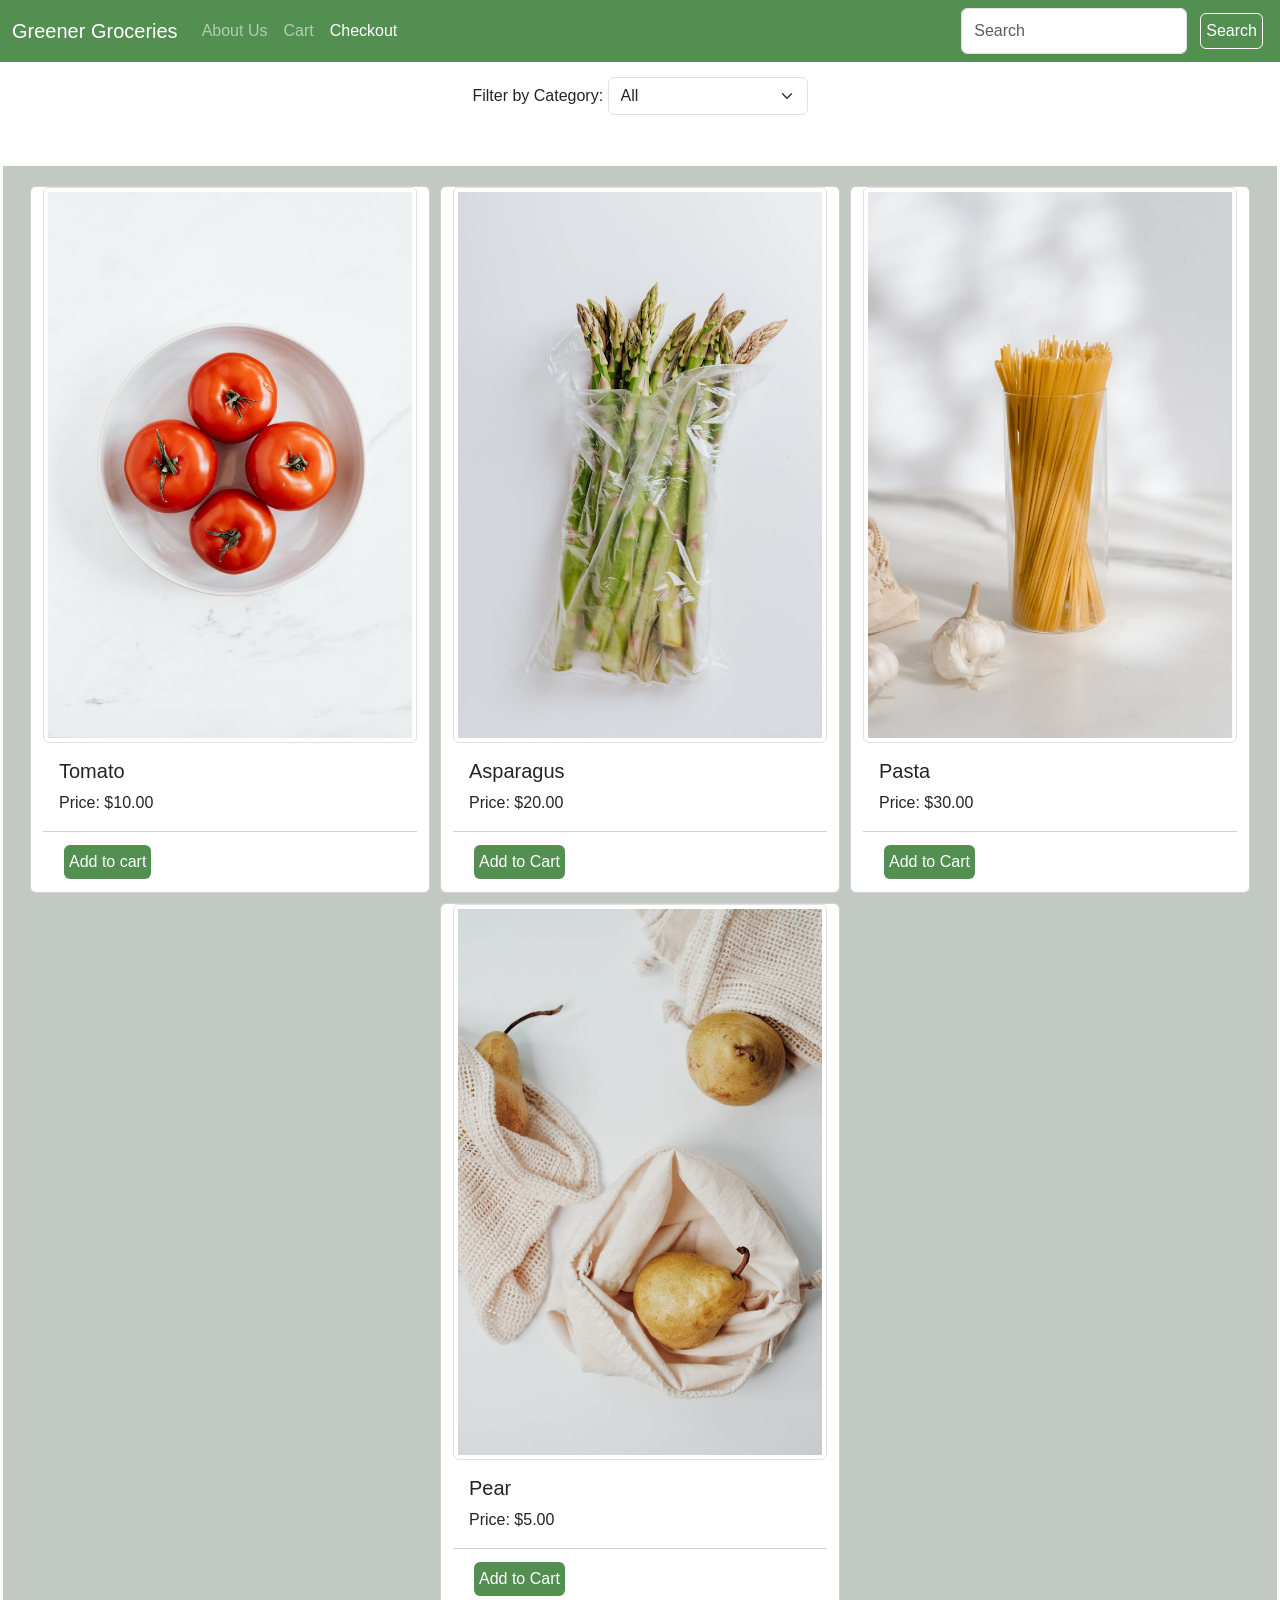
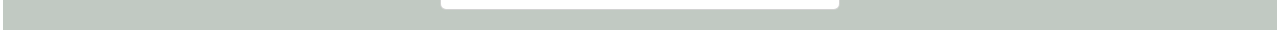
<file: index.html>
<!DOCTYPE html>
<html lang="en">

<head>
    <meta charset="UTF-8">
    <meta name="viewport" content="width=device-width, initial-scale=1.0">
    <link href="https://cdn.jsdelivr.net/npm/bootstrap@5.0.2/dist/css/bootstrap.min.css" rel="stylesheet"
        integrity="sha384-EVSTQN3/azprG1Anm3QDgpJLIm9Nao0Yz1ztcQTwFspd3yD65VohhpuuCOmLASjC" crossorigin="anonymous">
    <link rel="stylesheet" href="css/styles.css">
    <title>Greener Groceries</title>
</head>

<body>
    <header>
        <nav class="navbar navbar-expand-xl navbar-dark brand_color_set sticky-top">
            <div class="container-fluid">
                <a class="navbar-brand" href="index.html">Greener Groceries</a>
                <button class="navbar-toggler" type="button" data-bs-toggle="collapse" data-bs-target="#navbarDark"
                    aria-controls="navbarDark" aria-expanded="false" aria-label="Toggle navigation">
                    <span class="navbar-toggler-icon"></span>
                </button>
                <div class="collapse navbar-collapse show" id="navbarDark">
                    <ul class="navbar-nav me-auto mb-2 mb-xl-0">
                        <li class="nav-item">
                            <a class="nav-link" href="#">About Us</a>
                        </li>
                        <li class="nav-item">
                            <a class="nav-link" href="summary.html">Cart</a>
                        </li>
                        <li class="nav-item">
                            <a class="nav-link active" href="checkout.html">Checkout</a>
                        </li>
                    </ul>
                    <!-- <form class="d-flex">
                        <input class="form-control me-2" type="search" placeholder="Search" aria-label="Search">
                        <button class="btn btn-outline-light buttonstyle" type="submit"
                            style="border: 1px solid white; padding: 5px;">Search</button>
                    </form> -->
                    <form class="d-flex">
                        <!-- Search box for product name or keyword -->
                        <input class="form-control me-2" type="search" placeholder="Search" aria-label="Search">
                        <button class="btn btn-outline-light buttonstyle" type="submit"
                            style="border: 1px solid white; padding: 5px;">Search</button>
                    </form>

                </div>
            </div>
        </nav>
    </header>

    <!-- Landing Page -->

    <div class="container-fluid" style="padding:15px;">
        <!-- Category Filter Dropdown -->
        <div class="text-center" style="margin-bottom: 20px;">
            <label for="categoryFilter" class="form-label">Filter by Category:</label>
            <select id="categoryFilter" class="form-select" style="display:inline-block; max-width: 200px;">
                <option value="all">All</option>
                <option value="vegetables">Vegetables</option>
                <option value="noodles">Noodles</option>
                <option value="fruits">Fruits</option>
            </select>
        </div>



        <div class="row justify-content-center cardholder" style="margin-top:50px;padding:15px;">

            <div class="card item_card" data-category="vegetables">
                <img src="img/item1.jpg" class="card-img-top img-thumbnail" alt="card-group-image">
                <div class="card-body">
                    <h5 class="card-title">Tomato</h5>
                    <p class="card-text">Price: $10.00</p>
                </div>
                <div class="card-footer bg-transparent">
                    <a href="brisbane_tours.html"><button type="button"
                            class="btn btn-outline-success buttonstyle stretched-link">Add to cart</button></a>
                </div>
            </div>

            <div class="card item_card" data-category="vegetables">
                <img src="img/item2.jpg" class="card-img-top img-thumbnail" alt="card-group-image">
                <div class="card-body">
                    <h5 class="card-title">Asparagus</h5>
                    <p class="card-text">Price: $20.00</p>
                </div>
                <div class="card-footer bg-transparent">
                    <button type="button" class="btn btn-outline-success buttonstyle">Add to Cart</button>
                </div>
            </div>

            <div class="card item_card" data-category="noodles">
                <img src="img/item3.jpg" class="card-img-top img-thumbnail" alt="card-group-image">
                <div class="card-body">
                    <h5 class="card-title">Pasta</h5>
                    <p class="card-text">Price: $30.00</p>
                </div>
                <div class="card-footer bg-transparent">
                    <button type="button" class="btn btn-outline-success buttonstyle">Add to Cart</button>
                </div>
            </div>

            <div class="card item_card" data-category="fruits">
                <img src="img/item4.jpg" class="card-img-top img-thumbnail" alt="card-group-image">
                <div class="card-body">
                    <h5 class="card-title">Pear</h5>
                    <p class="card-text">Price: $5.00</p>
                </div>
                <div class="card-footer bg-transparent">
                    <button type="button" class="btn btn-outline-success buttonstyle">Add to Cart</button>
                </div>
            </div>
        </div>
    </div>

    <!-- Option 1: Bootstrap Bundle with Popper -->
    <script src="https://cdn.jsdelivr.net/npm/bootstrap@5.0.2/dist/js/bootstrap.bundle.min.js"
        integrity="sha384-MrcW6ZMFYlzcLA8Nl+NtUVF0sA7MsXsP1UyJoMp4YLEuNSfAP+JcXn/tWtIaxVXM"
        crossorigin="anonymous"></script>

</body>

</html>
</file>
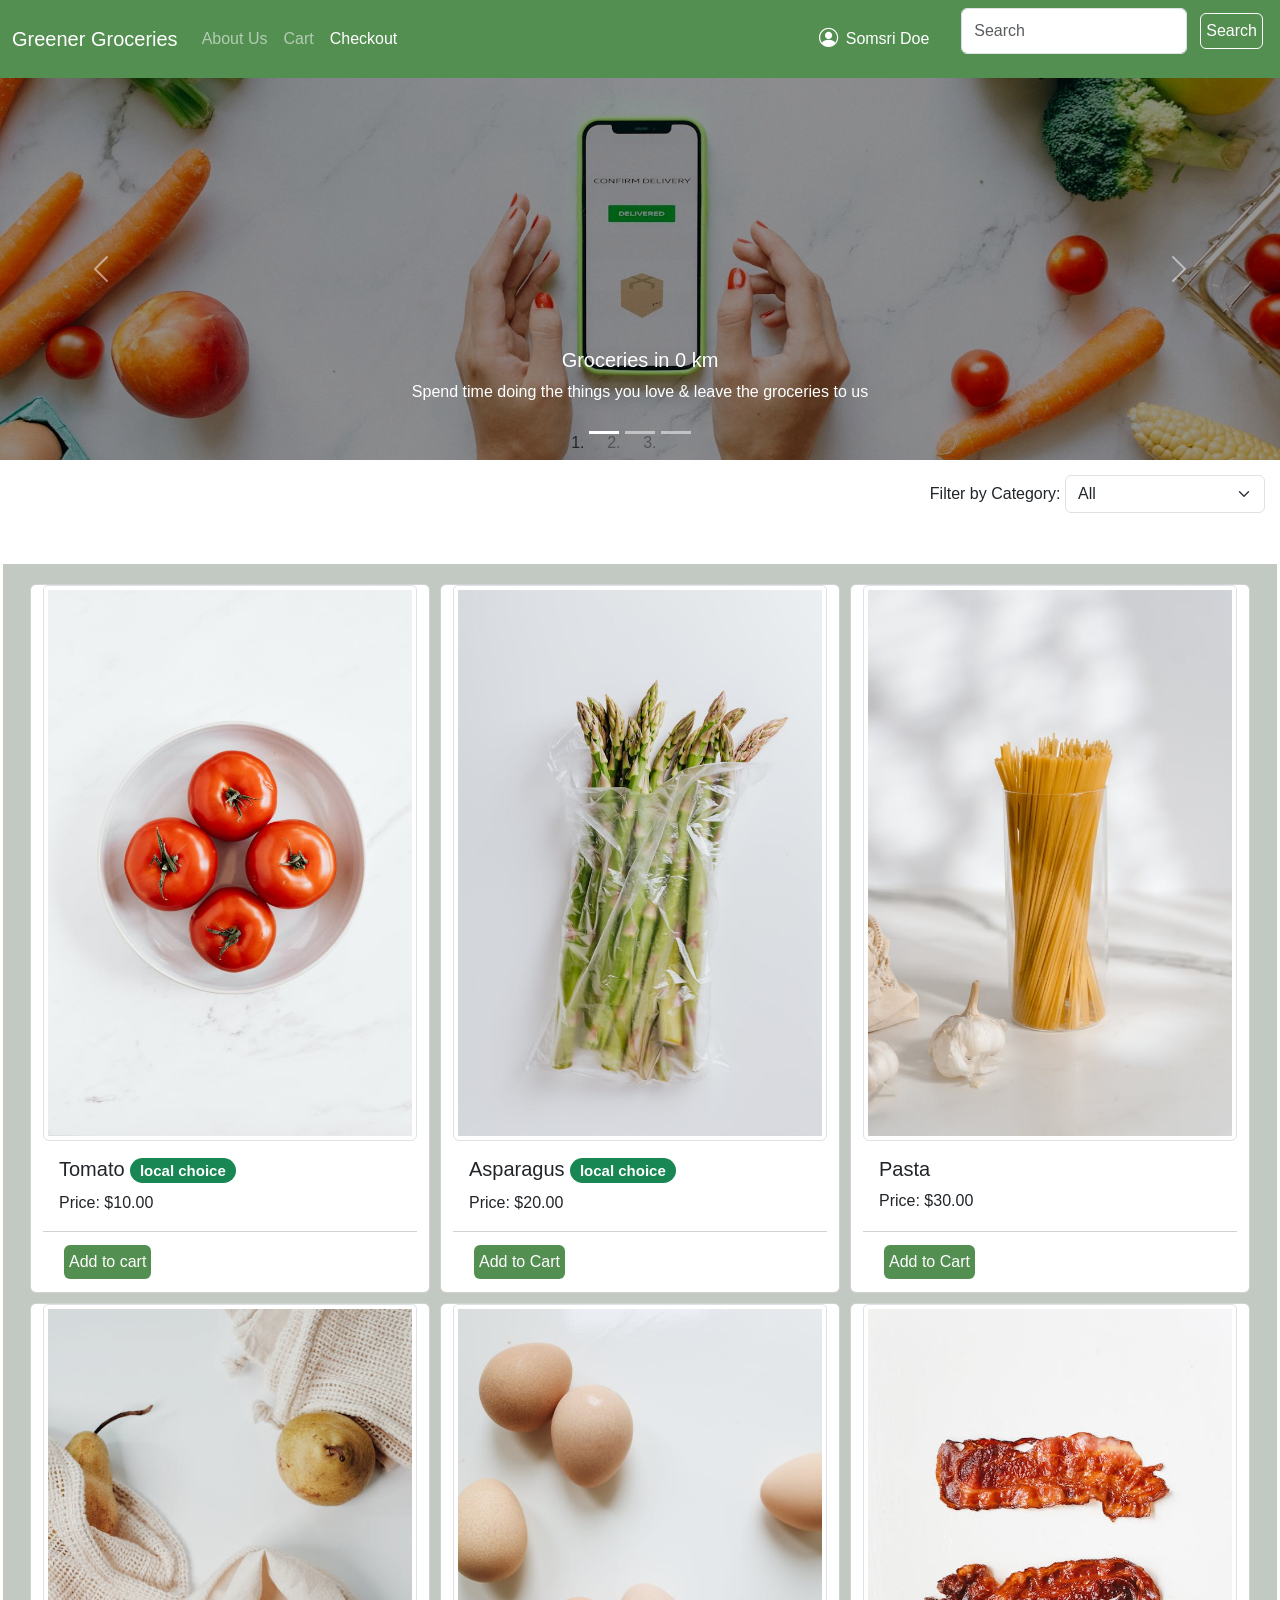
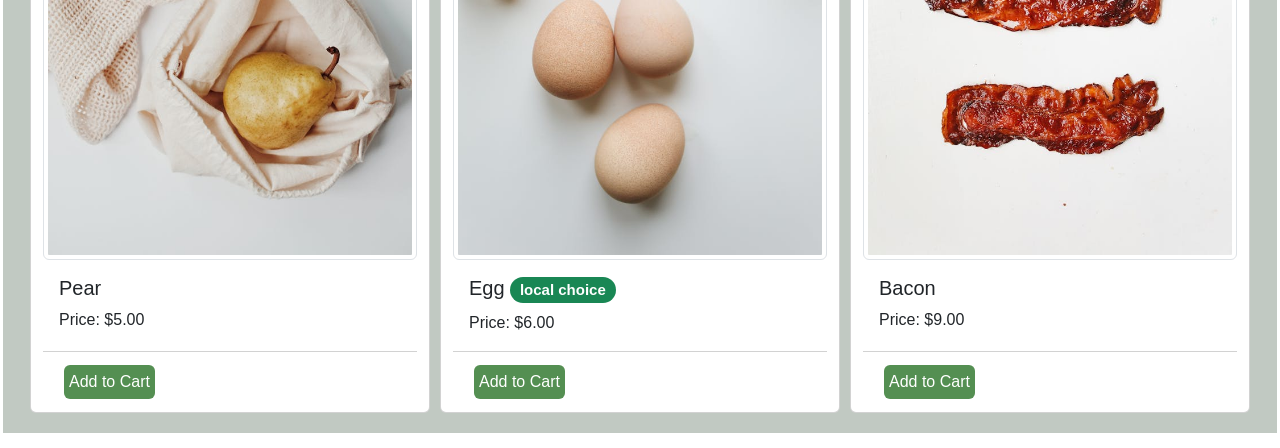
<file: src/index.html>
<!DOCTYPE html>
<html lang="en">

<head>
    <meta charset="UTF-8">
    <meta name="viewport" content="width=device-width, initial-scale=1.0">
    <link href="https://cdn.jsdelivr.net/npm/bootstrap@5.0.2/dist/css/bootstrap.min.css" rel="stylesheet"
        integrity="sha384-EVSTQN3/azprG1Anm3QDgpJLIm9Nao0Yz1ztcQTwFspd3yD65VohhpuuCOmLASjC" crossorigin="anonymous">
    <link href="https://cdn.jsdelivr.net/npm/bootstrap-icons@1.10.5/font/bootstrap-icons.css" rel="stylesheet">
    <link rel="stylesheet" href="css/styles.css">
    <link href="https://fonts.googleapis.com/css2?family=Open+Sans&family=Playfair+Display:wght@600&display=swap" rel="stylesheet">
    <title>Greener Groceries</title>
</head>

<body>
    <header>
        <nav class="navbar navbar-expand-xl navbar-dark brand_color_set sticky-top">
            <div class="container-fluid">
                <a class="navbar-brand" href="index.html">Greener Groceries</a>
                <button class="navbar-toggler" type="button" data-bs-toggle="collapse" data-bs-target="#navbarDark"
                    aria-controls="navbarDark" aria-expanded="false" aria-label="Toggle navigation">
                    <span class="navbar-toggler-icon"></span>
                </button>
                <div class="collapse navbar-collapse show" id="navbarDark">
                    <ul class="navbar-nav me-auto mb-2 mb-xl-0">
                        <li class="nav-item">
                            <a class="nav-link" href="#">About Us</a>
                        </li>
                        <li class="nav-item">
                            <a class="nav-link" href="delivery_request.html">Cart</a>
                        </li>
                        <li class="nav-item">
                            <a class="nav-link active" href="checkout.html">Checkout</a>
                        </li>
                    </ul>
                    <!-- User Info Section -->
                    <ul class="navbar-nav ms-auto">
                        <li class="nav-item d-flex align-items-center">
                            <i class="bi bi-person-circle me-2" style="font-size: 1.2rem;"></i>
                            <span class="navbar-text text-white">Somsri Doe</span>
                        </li>
                    </ul>
                    <ul>
                        <form class="d-flex">
                            <!-- Search box for product name or keyword -->
                            <input class="form-control me-2" type="search" placeholder="Search" aria-label="Search">
                            <button class="btn btn-outline-light buttonstyle" type="submit"
                                style="border: 1px solid white; padding: 5px;">Search</button>
                        </form>
                    </ul>
                </div>
            </div>
        </nav>
    </header>

    <!-- Landing Page -->

    <!-- heroes banner -->
    <div id="bsIndicators" class="carousel slide" data-bs-ride="carousel">
        <ol class="carousel-indicators">
            <li data-bs-target="#bsIndicators" data-bs-slide-to="0" class="active"></li>
            <li data-bs-target="#bsIndicators" data-bs-slide-to="1"></li>
            <li data-bs-target="#bsIndicators" data-bs-slide-to="2"></li>
        </ol>
        <div class="carousel-inner">
            <div class="carousel-item active">
                <img class="d-block w-100" src="img/banner1.jpg" alt="First slide">
                <div class="carousel-caption d-none d-md-block">
                    <h5>Groceries in 0 km</h5>
                    <p>Spend time doing the things you love & leave the groceries to us</p>
                </div>
            </div>
            <div class="carousel-item">
                <img class="d-block w-100" src="img/banner2.jpg" alt="Second slide">
                <div class="carousel-caption d-none d-md-block">
                    <h5>Green Delivery, Start from $5 </h5>
                    <p>Make you grocers green, keep your neighbourhood green</p>
                </div>
            </div>
            <div class="carousel-item">
                <img class="d-block w-100" src="img/banner3.jpg" alt="Third slide">
                <div class="carousel-caption d-none d-md-block">
                    <h5>Support local farmers</h5>
                    <p>We brings the best selected produce fresh from farms</p>
                </div>
            </div>
        </div>
        <button class="carousel-control-prev" type="button" data-bs-target="#bsIndicators" data-bs-slide="prev">
            <span class="carousel-control-prev-icon" aria-hidden="true"></span>
            <span class="visually-hidden">Previous</span>
        </button>
        <button class="carousel-control-next" type="button" data-bs-target="#bsIndicators" data-bs-slide="next">
            <span class="carousel-control-next-icon" aria-hidden="true"></span>
            <span class="visually-hidden">Next</span>
        </button>
    </div>


    <div class="container-fluid" style="padding:15px;">
        <!-- Category Filter Dropdown -->
        <div class="text-end justify-content-end" style="margin-bottom: 20px;">
            <label for="categoryFilter" class="form-label">Filter by Category:</label>
            <select id="categoryFilter" class="form-select" style="display:inline-block; max-width: 200px;">
                <option value="all">All</option>
                <option value="vegetables">Vegetables</option>
                <option value="pastas">Pasta</option>
                <option value="fruits">Fruits</option>
                <option value="eggs">Eggs & Milk</option>
                <option value="meats">Meat & Poultry</option>
            </select>
        </div>



        <div class="row justify-content-center cardholder" style="margin-top:50px;padding:15px;">

            <div class="card item_card" data-category="vegetables">
                <img src="img/item1.jpg" class="card-img-top img-thumbnail" alt="card-group-image">
                <div class="card-body">
                    <h5 class="card-title">Tomato <span class="badge bg-success text-white rounded-pill">local choice</span></h5>
                    <p class="card-text">Price: $10.00</p>
                </div>
                <div class="card-footer bg-transparent">
                    <a href="product_details.html"><button type="button"
                            class="btn btn-outline-success buttonstyle stretched-link">Add to cart</button></a>
                </div>
            </div>

            <div class="card item_card" data-category="vegetables">
                <img src="img/item2.jpg" class="card-img-top img-thumbnail" alt="card-group-image">
                <div class="card-body">
                    <h5 class="card-title">Asparagus <span class="badge bg-success text-white rounded-pill">local choice</span></h5>
                    <p class="card-text">Price: $20.00</p>
                </div>
                <div class="card-footer bg-transparent">
                    <button type="button" class="btn btn-outline-success buttonstyle">Add to Cart</button>
                </div>
            </div>

            <div class="card item_card" data-category="pastas">
                <img src="img/item3.jpg" class="card-img-top img-thumbnail" alt="card-group-image">
                <div class="card-body">
                    <h5 class="card-title">Pasta</h5>
                    <p class="card-text">Price: $30.00</p>
                </div>
                <div class="card-footer bg-transparent">
                    <button type="button" class="btn btn-outline-success buttonstyle">Add to Cart</button>
                </div>
            </div>

            <div class="card item_card" data-category="fruits">
                <img src="img/item4.jpg" class="card-img-top img-thumbnail" alt="card-group-image">
                <div class="card-body">
                    <h5 class="card-title">Pear</h5>
                    <p class="card-text">Price: $5.00</p>
                </div>
                <div class="card-footer bg-transparent">
                    <button type="button" class="btn btn-outline-success buttonstyle">Add to Cart</button>
                </div>
            </div>

            <div class="card item_card" data-category="eggs">
                <img src="img/item5.jpg" class="card-img-top img-thumbnail" alt="card-group-image">
                <div class="card-body">
                    <h5 class="card-title">Egg <span class="badge bg-success text-white rounded-pill">local choice</span></h5>
                    <p class="card-text">Price: $6.00</p>
                </div>
                <div class="card-footer bg-transparent">
                    <button type="button" class="btn btn-outline-success buttonstyle">Add to Cart</button>
                </div>
            </div>
            <div class="card item_card" data-category="meats">
                <img src="img/item6.jpg" class="card-img-top img-thumbnail" alt="card-group-image">
                <div class="card-body">
                    <h5 class="card-title">Bacon</h5>
                    <p class="card-text">Price: $9.00</p>
                </div>
                <div class="card-footer bg-transparent">
                    <button type="button" class="btn btn-outline-success buttonstyle">Add to Cart</button>
                </div>
            </div>
        </div>
    </div>

    <!-- Option 1: Bootstrap Bundle with Popper -->
    <script src="https://cdn.jsdelivr.net/npm/bootstrap@5.0.2/dist/js/bootstrap.bundle.min.js"
        integrity="sha384-MrcW6ZMFYlzcLA8Nl+NtUVF0sA7MsXsP1UyJoMp4YLEuNSfAP+JcXn/tWtIaxVXM"
        crossorigin="anonymous"></script>

</body>

</html>
</file>
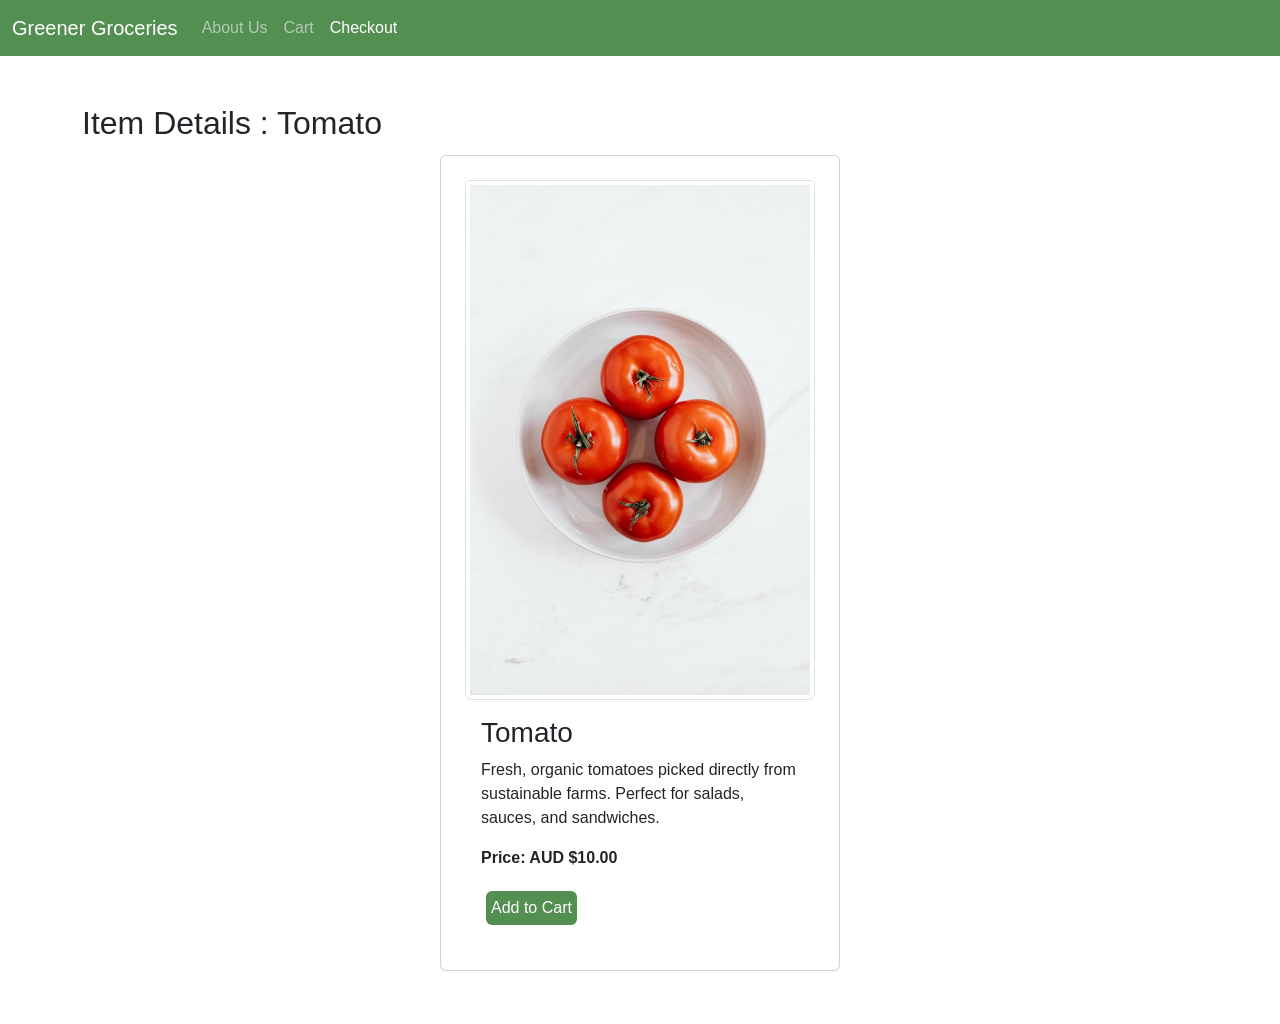
<file: item.html>
<!DOCTYPE html>
<html lang="en">

<head>
    <meta charset="UTF-8">
    <meta name="viewport" content="width=device-width, initial-scale=1.0">
    <link href="https://cdn.jsdelivr.net/npm/bootstrap@5.0.2/dist/css/bootstrap.min.css" rel="stylesheet"
        integrity="sha384-EVSTQN3/azprG1Anm3QDgpJLIm9Nao0Yz1ztcQTwFspd3yD65VohhpuuCOmLASjC" crossorigin="anonymous">
    <link rel="stylesheet" href="css/styles.css">
    <title>Greener Groceries - Item Details</title>
</head>

<body>

    <!-- navbar -->
    <header>
        <nav class="navbar navbar-expand-xl navbar-dark brand_color_set">
            <div class="container-fluid">
                <a class="navbar-brand" href="index.html">Greener Groceries</a>
                <button class="navbar-toggler" type="button" data-bs-toggle="collapse" data-bs-target="#navbarDark"
                    aria-controls="navbarDark" aria-expanded="false" aria-label="Toggle navigation">
                    <span class="navbar-toggler-icon"></span>
                </button>
                <div class="collapse navbar-collapse show" id="navbarDark">
                    <ul class="navbar-nav me-auto mb-2 mb-xl-0">
                        <li class="nav-item">
                            <a class="nav-link" href="#">About Us</a>
                        </li>
                        <li class="nav-item">
                            <a class="nav-link" href="summary.html">Cart</a>
                        </li>
                        <li class="nav-item">
                            <a class="nav-link active" href="checkout.html">Checkout</a>
                        </li>
                    </ul>
                </div>
            </div>
        </nav>
    </header>

    <!-- Item Detail Page -->
    <div class="container my-5">
        <h2>Item Details : Tomato</h2>
        <div class="row justify-content-center">
            <div class="card item_card p-4">
                <img src="img/item1.jpg" class="card-img-top img-thumbnail" alt="Tomato image" />
                <div class="card-body">
                    <h3 class="card-title">Tomato</h3>
                    <p class="card-text">
                        Fresh, organic tomatoes picked directly from sustainable farms. Perfect for salads, sauces, and
                        sandwiches.
                    </p>
                    <p class="card-text fw-bold">Price: AUD $10.00</p>
                    <button type="button" class="btn btn-outline-success buttonstyle">Add to Cart</button>
                </div>
            </div>
        </div>
    </div>

    <!-- Option 1: Bootstrap Bundle with Popper -->
    <script src="https://cdn.jsdelivr.net/npm/bootstrap@5.0.2/dist/js/bootstrap.bundle.min.js"
        integrity="sha384-MrcW6ZMFYlzcLA8Nl+NtUVF0sA7MsXsP1UyJoMp4YLEuNSfAP+JcXn/tWtIaxVXM"
        crossorigin="anonymous"></script>

</body>

</html>
</file>
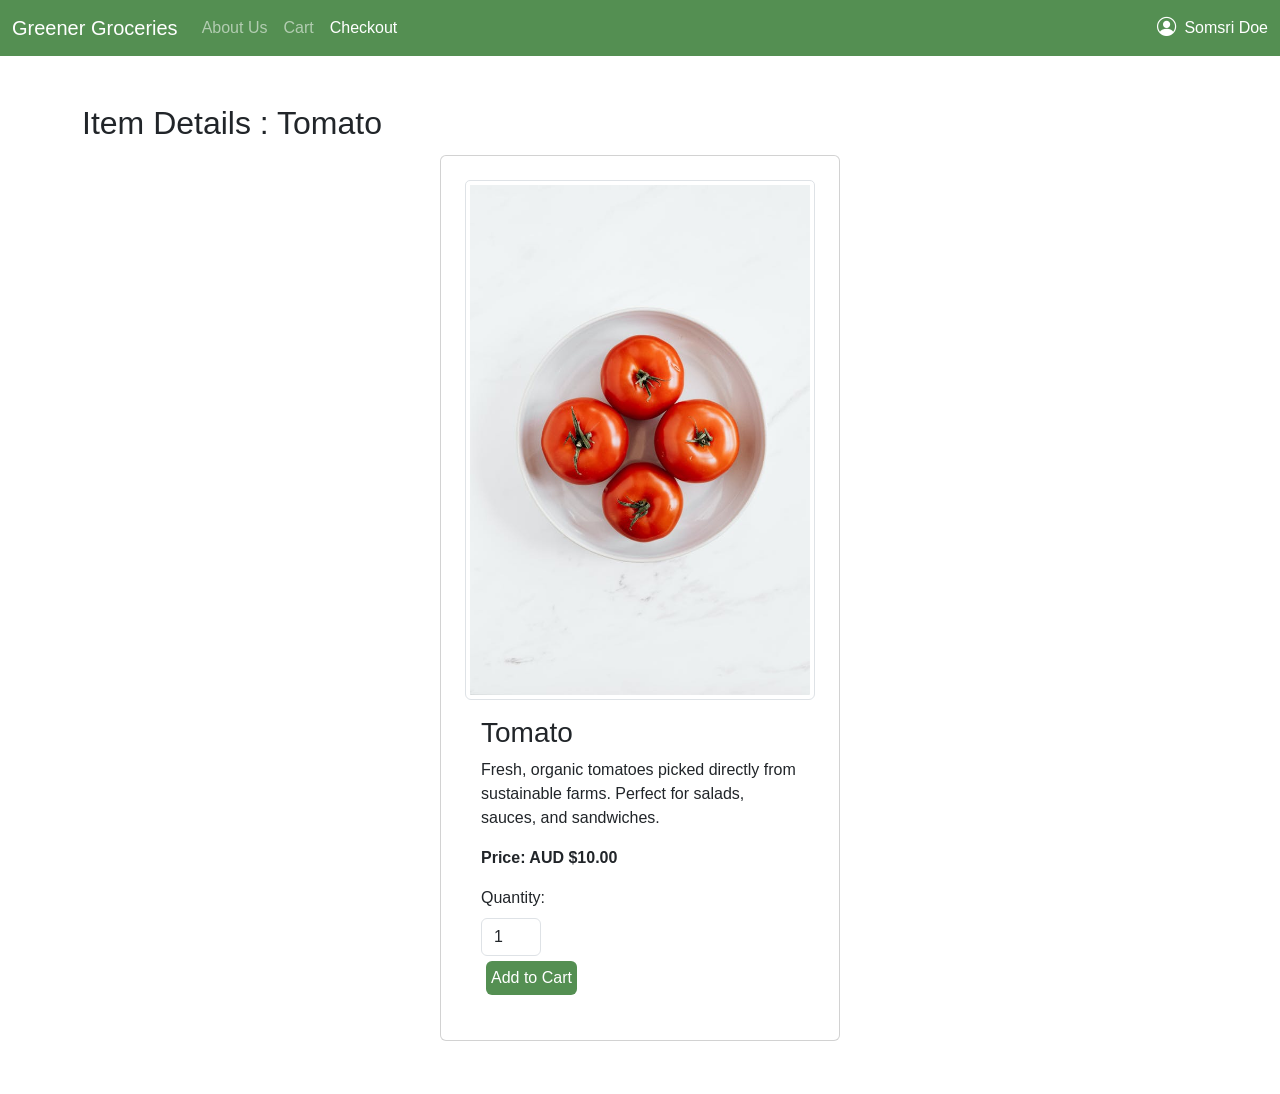
<file: src/item.html>
<!DOCTYPE html>
<html lang="en">

<head>
    <meta charset="UTF-8">
    <meta name="viewport" content="width=device-width, initial-scale=1.0">
    <link href="https://cdn.jsdelivr.net/npm/bootstrap@5.0.2/dist/css/bootstrap.min.css" rel="stylesheet"
        integrity="sha384-EVSTQN3/azprG1Anm3QDgpJLIm9Nao0Yz1ztcQTwFspd3yD65VohhpuuCOmLASjC" crossorigin="anonymous">
    <link href="https://cdn.jsdelivr.net/npm/bootstrap-icons@1.10.5/font/bootstrap-icons.css" rel="stylesheet">
    <link rel="stylesheet" href="css/styles.css">
    <title>Greener Groceries - Item Details</title>
</head>

<body>

    <!-- navbar -->
    <header>
        <nav class="navbar navbar-expand-xl navbar-dark brand_color_set">
            <div class="container-fluid">
                <a class="navbar-brand" href="index.html">Greener Groceries</a>
                <button class="navbar-toggler" type="button" data-bs-toggle="collapse" data-bs-target="#navbarDark"
                    aria-controls="navbarDark" aria-expanded="false" aria-label="Toggle navigation">
                    <span class="navbar-toggler-icon"></span>
                </button>
                <div class="collapse navbar-collapse show" id="navbarDark">
                    <ul class="navbar-nav me-auto mb-2 mb-xl-0">
                        <li class="nav-item">
                            <a class="nav-link" href="#">About Us</a>
                        </li>
                        <li class="nav-item">
                            <a class="nav-link" href="summary.html">Cart</a>
                        </li>
                        <li class="nav-item">
                            <a class="nav-link active" href="checkout.html">Checkout</a>
                        </li>
                    </ul>
                    <!-- User Info Section -->
                    <ul class="navbar-nav ms-auto">
                        <li class="nav-item d-flex align-items-center">
                            <i class="bi bi-person-circle me-2" style="font-size: 1.2rem;"></i>
                            <span class="navbar-text text-white">Somsri Doe</span>
                        </li>
                    </ul>
                </div>
            </div>
        </nav>
    </header>

    <!-- Item Detail Page -->
    <div class="container my-5">
        <h2>Item Details : Tomato</h2>
        <div class="row justify-content-center">
            <div class="card item_card p-4">
                <img src="img/item1.jpg" class="card-img-top img-thumbnail" alt="Tomato image" />
                <div class="card-body">
                    <h3 class="card-title">Tomato</h3>
                    <p class="card-text">
                        Fresh, organic tomatoes picked directly from sustainable farms. Perfect for salads, sauces, and
                        sandwiches.
                    </p>
                    <p class="card-text fw-bold">Price: AUD $10.00</p>
                    <label for="quantity" class="form-label">Quantity: </label>
                    <input type="number" id="qty1" class="form-control" value="1" min="1" style="width: 60px;">
                    <button type="button" class="btn btn-outline-success buttonstyle">Add to Cart</button>
                </div>
            </div>
        </div>
    </div>

    <!-- Option 1: Bootstrap Bundle with Popper -->
    <script src="https://cdn.jsdelivr.net/npm/bootstrap@5.0.2/dist/js/bootstrap.bundle.min.js"
        integrity="sha384-MrcW6ZMFYlzcLA8Nl+NtUVF0sA7MsXsP1UyJoMp4YLEuNSfAP+JcXn/tWtIaxVXM"
        crossorigin="anonymous"></script>

</body>

</html>
</file>
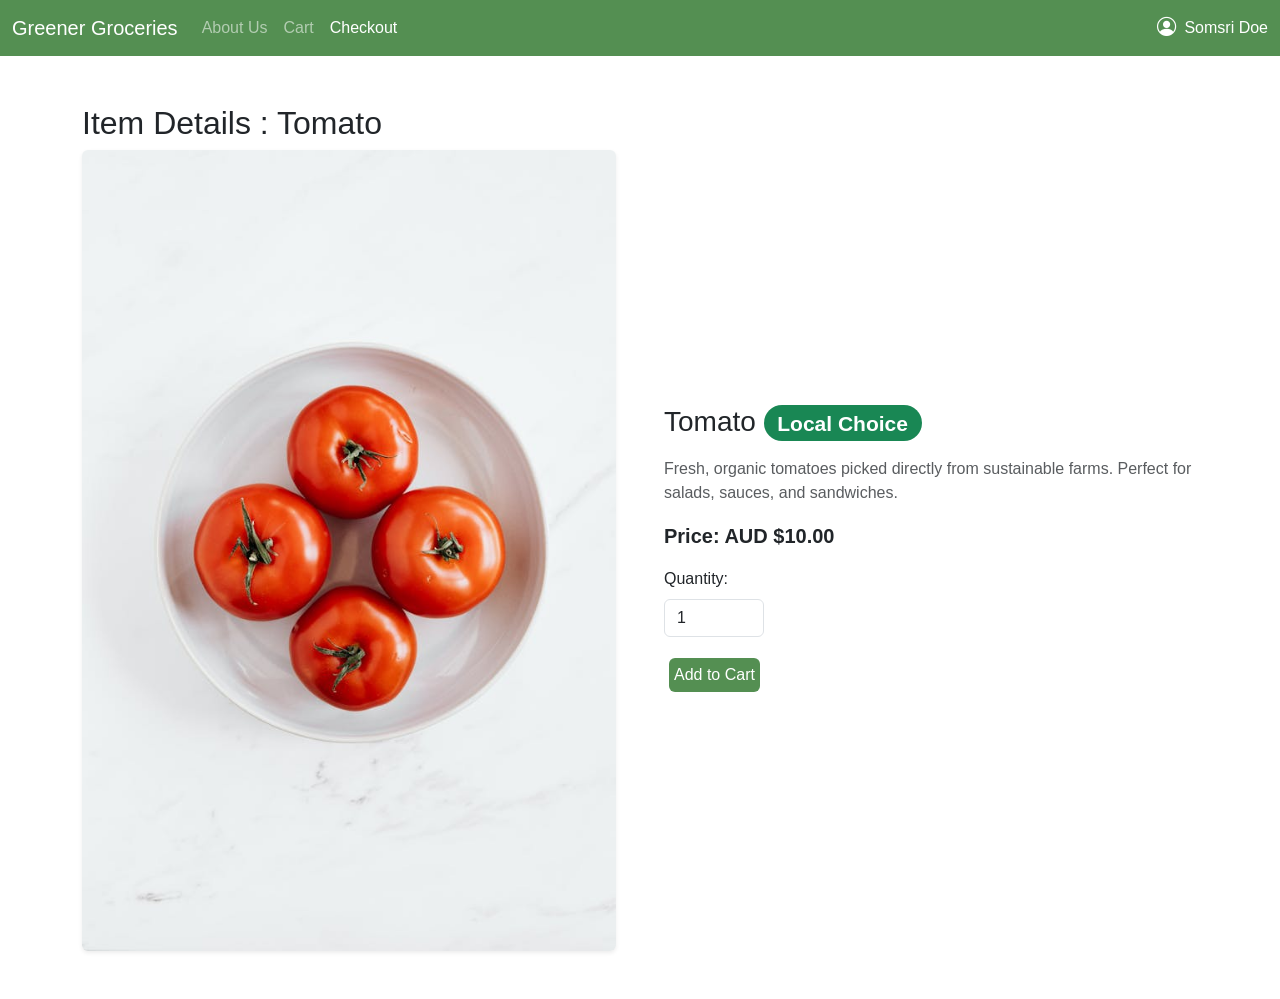
<file: src/product_details.html>
<!DOCTYPE html>
<html lang="en">

<head>
    <meta charset="UTF-8">
    <meta name="viewport" content="width=device-width, initial-scale=1.0">
    <link href="https://cdn.jsdelivr.net/npm/bootstrap@5.0.2/dist/css/bootstrap.min.css" rel="stylesheet"
        integrity="sha384-EVSTQN3/azprG1Anm3QDgpJLIm9Nao0Yz1ztcQTwFspd3yD65VohhpuuCOmLASjC" crossorigin="anonymous">
    <link href="https://cdn.jsdelivr.net/npm/bootstrap-icons@1.10.5/font/bootstrap-icons.css" rel="stylesheet">
    <link rel="stylesheet" href="css/styles.css">
    <link href="https://fonts.googleapis.com/css2?family=Open+Sans&family=Playfair+Display:wght@600&display=swap"
        rel="stylesheet">
    <title>Greener Groceries - Item Details</title>
</head>

<body>

    <!-- navbar -->
    <header>
        <nav class="navbar navbar-expand-xl navbar-dark brand_color_set">
            <div class="container-fluid">
                <a class="navbar-brand" href="index.html">Greener Groceries</a>
                <button class="navbar-toggler" type="button" data-bs-toggle="collapse" data-bs-target="#navbarDark"
                    aria-controls="navbarDark" aria-expanded="false" aria-label="Toggle navigation">
                    <span class="navbar-toggler-icon"></span>
                </button>
                <div class="collapse navbar-collapse show" id="navbarDark">
                    <ul class="navbar-nav me-auto mb-2 mb-xl-0">
                        <li class="nav-item">
                            <a class="nav-link" href="#">About Us</a>
                        </li>
                        <li class="nav-item">
                            <a class="nav-link" href="delivery_request.html">Cart</a>
                        </li>
                        <li class="nav-item">
                            <a class="nav-link active" href="checkout.html">Checkout</a>
                        </li>
                    </ul>
                    <!-- User Info Section -->
                    <ul class="navbar-nav ms-auto">
                        <li class="nav-item d-flex align-items-center">
                            <i class="bi bi-person-circle me-2" style="font-size: 1.2rem;"></i>
                            <span class="navbar-text text-white">Somsri Doe</span>
                        </li>
                    </ul>
                </div>
            </div>
        </nav>
    </header>

    <!-- Item Detail Page -->
    <div class="container my-5">
        <h2>Item Details : Tomato</h2>
        <div class="row gx-5">
            <div class="col-md-6">
                <img src="img/item1.jpg" class="img-fluid rounded shadow-sm" alt="Tomato image">
            </div>
            <div class="col-md-6 d-flex flex-column justify-content-center">
                <h3 class="mb-3">Tomato
                    <span class="badge bg-success text-white rounded-pill">Local Choice</span>
                </h3>
                <p class="text-muted">
                    Fresh, organic tomatoes picked directly from sustainable farms. Perfect for salads, sauces, and
                    sandwiches.
                </p>
                <p class="fw-bold fs-5">Price: AUD $10.00</p>
                <div class="mb-3">
                    <label for="qty1" class="form-label">Quantity:</label>
                    <input type="number" id="qty1" class="form-control" value="1" min="1" style="width: 100px;">
                </div>
                <button type="button" class="btn btn-outline-success buttonstyle align-self-start">Add to Cart</button>
            </div>
        </div>
    </div>
    </div>

    <!-- Option 1: Bootstrap Bundle with Popper -->
    <script src="https://cdn.jsdelivr.net/npm/bootstrap@5.0.2/dist/js/bootstrap.bundle.min.js"
        integrity="sha384-MrcW6ZMFYlzcLA8Nl+NtUVF0sA7MsXsP1UyJoMp4YLEuNSfAP+JcXn/tWtIaxVXM"
        crossorigin="anonymous"></script>

</body>

</html>
</file>
<file: css/styles.css>
html{
    --main-color: hwb(118 32% 44%);
    --alt-color: #c1c9c2;
    font-family: Arial, Helvetica, sans-serif;
}

body {
    font-family: Arial, sans-serif;
}

nav {
    background-color: var(--main-color);
    padding: 5px;
}

button, .buttonstyle {
    background-color: var(--main-color);
    border: none;
    padding: 5px;
    margin: 5px;
    font-family: Arial, Helvetica, sans-serif;
    color: white;
}

button:hover, .buttonstyle:hover {
    background-color: var(--alt-color);
    color: black;
}


h1 {
    color: var(--alt-color);
}

.brand_color_set {
    background-color: var(--main-color);
    color: white;
    font-style:normal;
    text-decoration: none;
}

.flex_row {
    display: flex;
    flex-wrap: wrap;
    justify-content: center;
    padding: 5px;
    margin: 5px;
    flex-direction: row;
}

.flex_item {
    background-color: rgb(8, 95, 2, 0.5);
    text-align: center;
    text-wrap: wrap;
    padding: 5px;
    margin: 5px;
    width: 300px;
}

.flex_column {
    display: flex;
    flex-wrap: wrap;
    justify-content: center;
    padding: 5px;
    margin: 5px;
    flex-direction: column;
}

.item_card {
    width: 25rem;
    margin:5px;
}

.cardholder {
    background-color:var(--alt-color);
}

.card-img-top{
    object-fit: fill;
}
</file>
<file: src/css/styles.css>
html{
    --main-color: hwb(118 32% 44%);
    --alt-color: #c1c9c2;
    font-family: Arial, Helvetica, sans-serif;
}

body {
    font-family: Arial, sans-serif;
}

nav {
    background-color: var(--main-color);
    padding: 5px;
}

button, .buttonstyle {
    background-color: var(--main-color);
    border: none;
    padding: 5px;
    margin: 5px;
    font-family: Arial, Helvetica, sans-serif;
    color: white;
}

button:hover, .buttonstyle:hover {
    background-color: var(--alt-color);
    color: black;
}


h1 {
    color: var(--alt-color);
}

.brand_color_set {
    background-color: var(--main-color);
    color: white;
    font-style:normal;
    text-decoration: none;
}

.flex_row {
    display: flex;
    flex-wrap: wrap;
    justify-content: center;
    padding: 5px;
    margin: 5px;
    flex-direction: row;
}

.flex_item {
    background-color: rgb(8, 95, 2, 0.5);
    text-align: center;
    text-wrap: wrap;
    padding: 5px;
    margin: 5px;
    width: 300px;
}

.flex_column {
    display: flex;
    flex-wrap: wrap;
    justify-content: center;
    padding: 5px;
    margin: 5px;
    flex-direction: column;
}

.item_card {
    width: 25rem;
    margin:5px;
}

.cardholder {
    background-color:var(--alt-color);
}

.card-img-top{
    object-fit: fill;
}

.carousel-item img {
    filter: brightness(60%);
}
</file>
